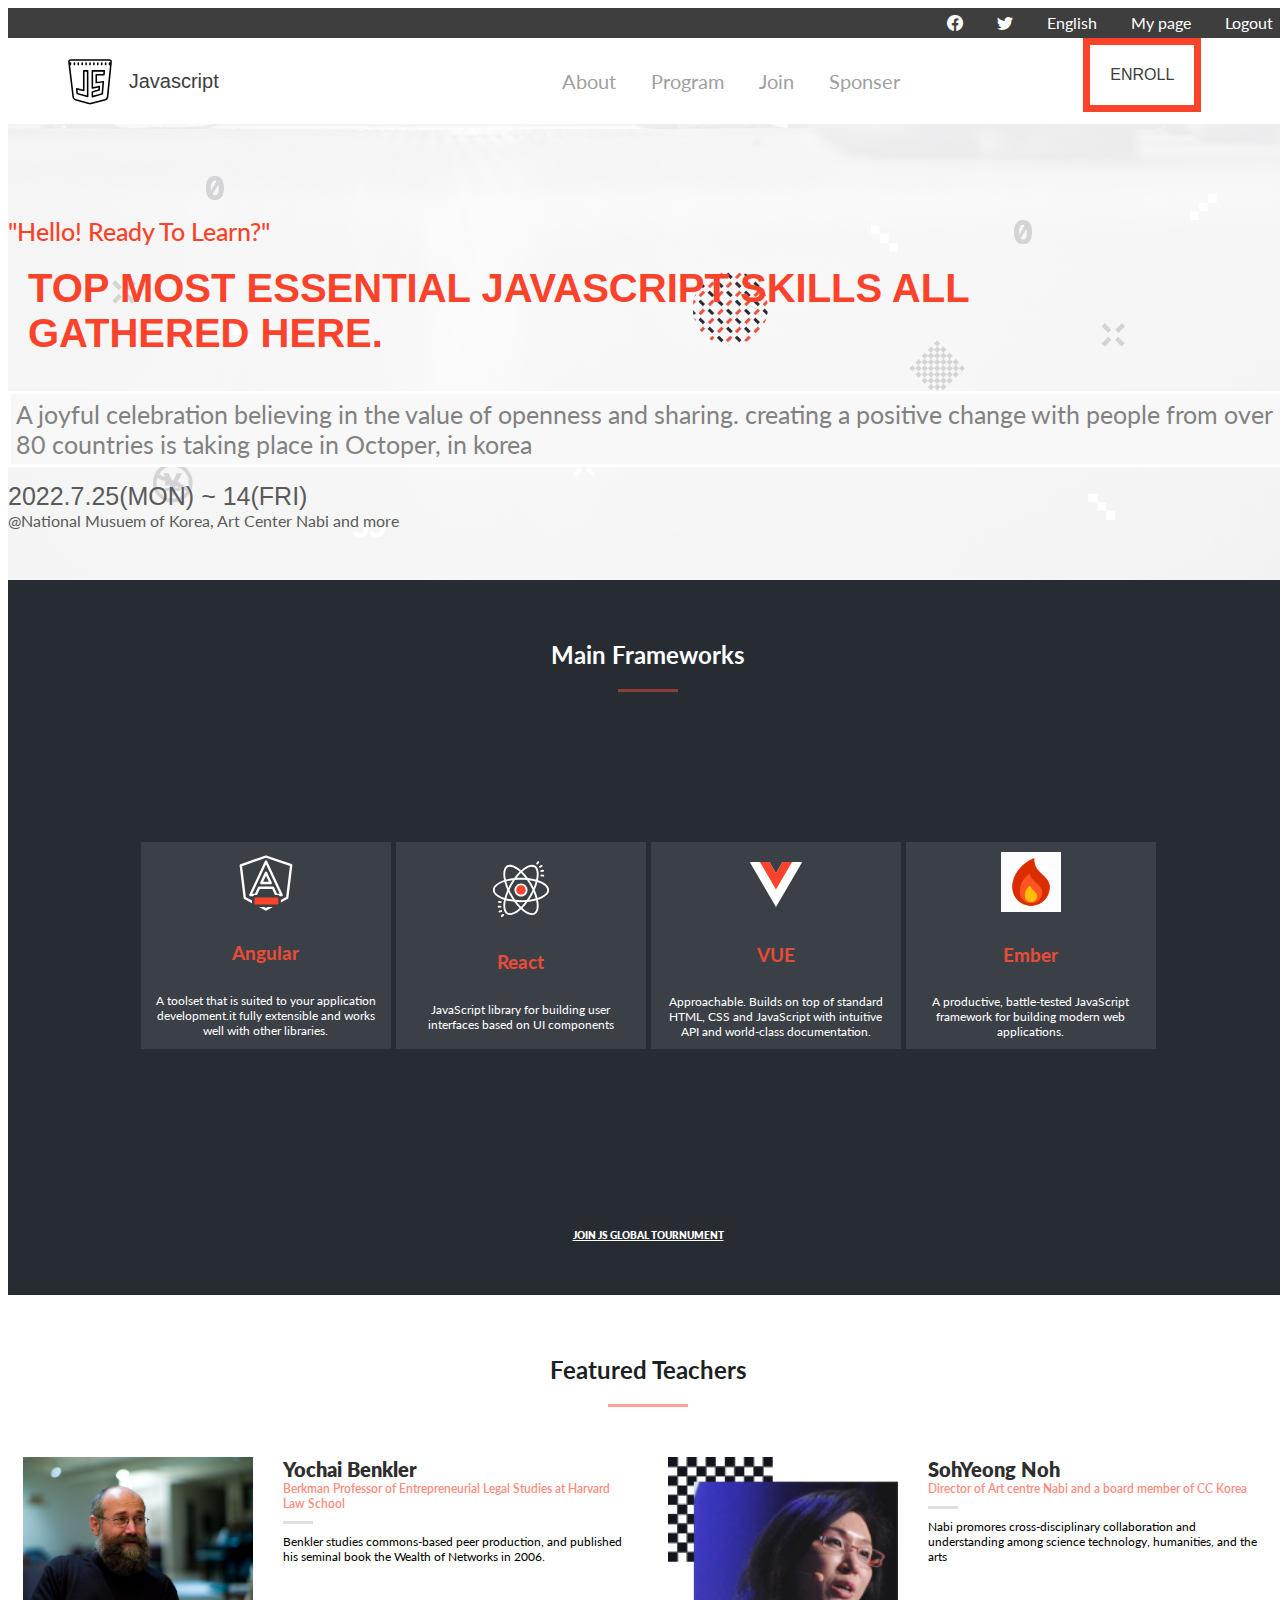
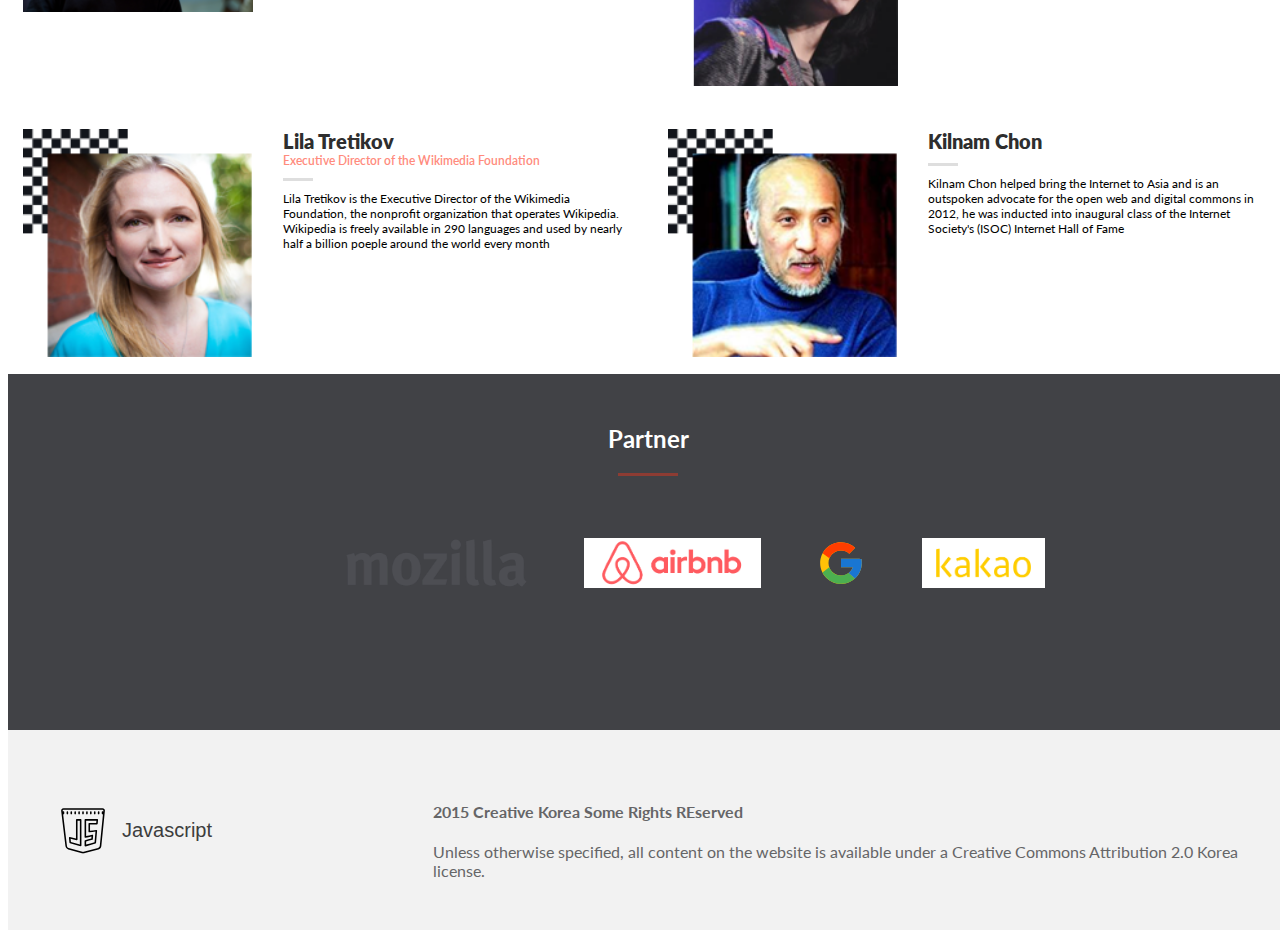
<file: index.html>
<!DOCTYPE html>
<html lang="en">

<head>
    <meta charset="UTF-8">
    <meta http-equiv="X-UA-Compatible" content="IE=edge">
    <meta name="viewport" content="width=device-width, initial-scale=1.0">
    <link rel="stylesheet" href="css/style.css">
    <link rel="stylesheet" href="css/navmedia.css">
    <link rel="stylesheet" href="css/firstpagemedia.css">
    <link rel="stylesheet" href="css/secondpagemedia.css">
    <link rel="stylesheet" href="css/thirdpage.css">
    <link rel="stylesheet" href="css/footer.css">
    <link rel="preconnect" href="https://fonts.googleapis.com">
    <link rel="preconnect" href="https://fonts.gstatic.com" crossorigin>
    <link href="https://fonts.googleapis.com/css2?family=Lato:ital,wght@0,300;0,400;1,300&display=swap"
        rel="stylesheet">
    <link rel="stylesheet" href="https://cdnjs.cloudflare.com/ajax/libs/font-awesome/6.1.1/css/all.min.css">
    <link rel="stylesheet" href="https://cdn.jsdelivr.net/npm/bootstrap-icons@1.3.0/font/bootstrap-icons.css">
    <title>JavaScript Courses</title>
    <style>
        @import url('http://fonts.cdnfonts.com/css/cocogoose');
    </style>

</head>

<body>
    <header>
        <nav class="mininav">
            <div>
                <a href="#"><i class="bi bi-facebook"></i></a>
                <a href="#"><i class="bi bi-twitter"></i></a>
                <a href="#">English</a>
                <a href="#">My page</a>
                <a href="#">Logout</a>
            </div>
        </nav>
        <nav class="mobile-version">
            <div class="menu-cn">
                <img class="logo" src="images/javascript.png" alt="logo image">
                <a href="javascript:void(0)" class="link">×</a>
                <a href="about.html">About</a>
                <a href="#">Program</a>
                <a href="#">Join</a>
                <a href="#">Sponser</a>
                <a class="enroll" href="#">ENROLL</a>
            </div>
            <img class="ham-menu" src="images/Menu.svg" alt="menu icon">
        </nav>
        <nav class="desktop-version">
            <div class="icon">
                <img class="dlogo" src="images/javascript-logo1.svg" alt="logo icon">
                <a class="dtext" href="#">Javascript</a>
            </div>
            <div class="machigan">
                <a href="about.html">About</a>
                <a href="#">Program</a>
                <a href="#">Join</a>
                <a href="#">Sponser</a>
            </div>
            <a class="enrol" href="#">ENROLL</a>
        </nav>
    </header>
    <main>
        <section class="firstpage">
            <div class="container1">
                <div class="title">
                    <p class="hell">"Hello! Ready To Learn?"</p>
                    <h1 class="heading-1">TOP MOST ESSENTIAL JAVASCRIPT SKILLS ALL GATHERED HERE.</h1>
                </div>

                <div class="discription">
                    <p>A joyful celebration believing in the value of openness and sharing. creating a positive change
                        with people from over 80 countries is taking place in Octoper, in korea</p>
                </div>
                <div class="datelocal">
                    <p class="date">2022.7.25(MON) ~ 14(FRI)</p>
                    <p class="location">@National Musuem of Korea, Art Center Nabi and more</p>
                </div>
            </div>
        </section>
        <section class="secondpage">
            <div class="container2">
                <div class="second-heading">
                    <h2>Main Frameworks</h2>
                    <div class="underline">
                    </div>
                </div>
                <div class="cards1">
                    <div class="items item1">
                        <img src="images/angular-brands.svg" alt="angular icon ">
                        <h3>Angular</h3>
                        <p>A toolset that is suited to your application development.it fully extensible and works well
                            with other libraries.</p>
                    </div>

                    <div class="items item2">
                        <span><img src="images/react-brands.svg" alt="react icon "></span>
                        <h3>React</h3>
                        <p>JavaScript library for building user interfaces based on UI components</p>
                    </div>
                    <div class="items item3">
                        <span><img src="images/vuejs-brands.svg" alt="vue icon"></span>
                        <h3>VUE</h3>
                        <p>Approachable. Builds on top of standard HTML, CSS and JavaScript with intuitive API and
                            world-class documentation.</p>
                    </div>
                    <div class="items item4">
                        <span><img src="images/icons8-fire.gif" alt="ember icon "></span>
                        <h3>Ember</h3>
                        <p>A productive, battle-tested JavaScript framework for building modern web applications.</p>
                    </div>
                </div>
                <a class="pagebtn" href="#">JOIN JS GLOBAL TOURNUMENT</a>
            </div>
        </section>

        <section class="thirdpage" id="thirdpage">

        </section>
    </main>

    <footer>
        <section class="footer">
           <div class="second-heading">
               <h2>Partner</h2>
               <div class="underline">
               </div>
               <div class="sponsors">
                   <img src="/images/Mozilla_Foundation_logo_(pre_2017).svg.png" alt="mozilla icon ">
       
                   <img src="/images/airbnb.png" alt="airbnb icon ">
       
                   <img src="/images/google.svg" alt="google icon">
       
                   <img src="/images/kakao.png" alt="kakao icon">
               </div>
           </div>
        </section>
        <section class="legal">
           <div class="icon">
               <img class="dlogo" src="images/javascript-logo1.svg" alt="logo icon ">
               <a class="dtext" href="#">Javascript</a>
           </div>
           <div class="rights">
               <h4>2015 Creative Korea Some Rights REserved</h4>
               <p>Unless otherwise specified, all content on the website is available under a Creative Commons Attribution 2.0 Korea license.
                   </p>
           </div>
        </section>
           </footer>
    <script src="main.js"></script>
</body>

</html>
</file>
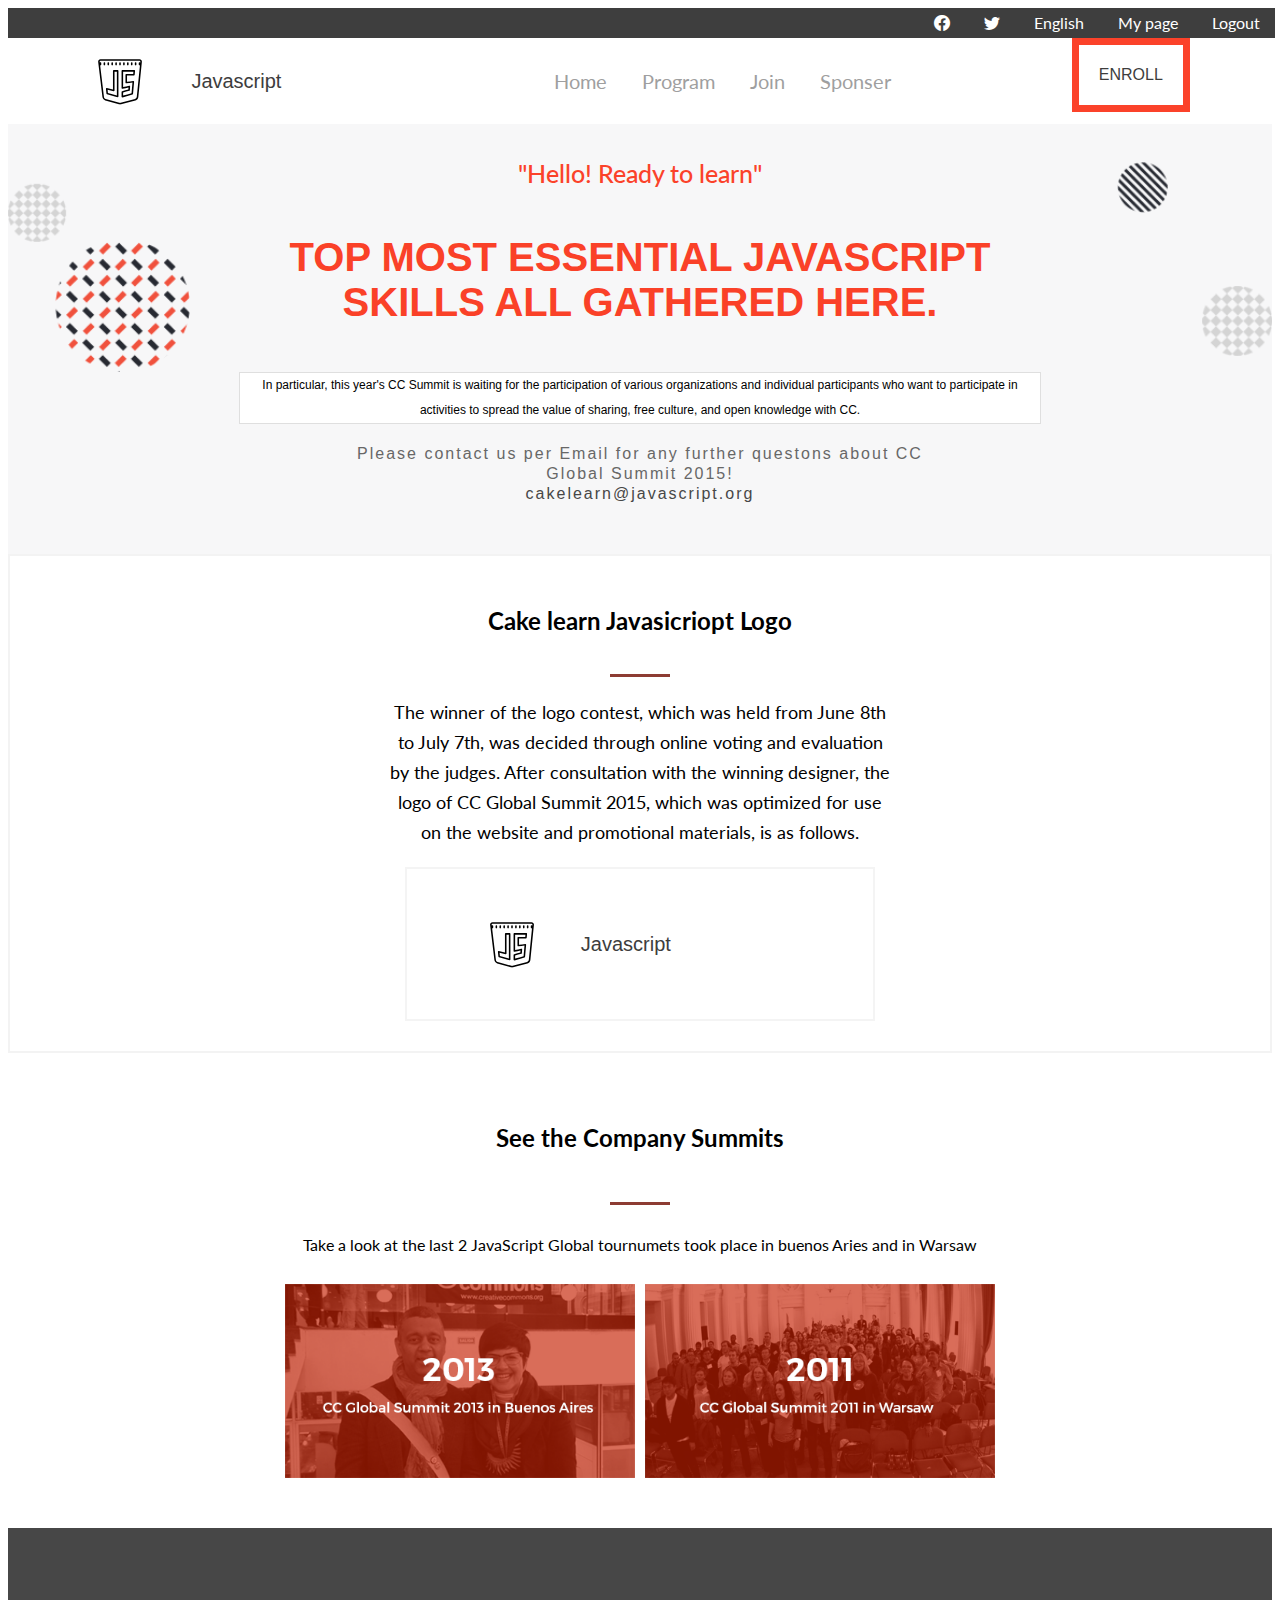
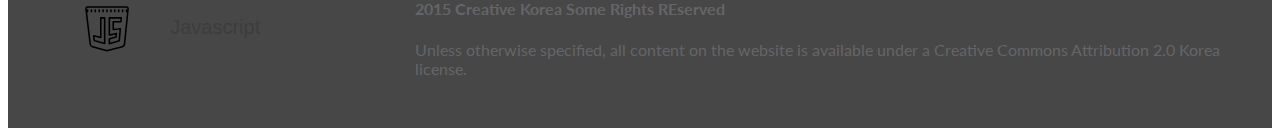
<file: about.html>
<!DOCTYPE html>
<html lang="en">
    <head>
        <meta charset="UTF-8">
        <meta http-equiv="X-UA-Compatible" content="IE=edge">
        <meta name="viewport" content="width=device-width, initial-scale=1.0">
        <title>About</title>
    <link rel="stylesheet" href="/css/style.css">
    <link rel="stylesheet" href="css/navmedia.css">
    <link rel="stylesheet" href="css/about.css">
    <link rel="preconnect" href="https://fonts.googleapis.com">
    <link rel="preconnect" href="https://fonts.gstatic.com" crossorigin>
    <link href="https://fonts.googleapis.com/css2?family=Lato:ital,wght@0,300;0,400;1,300&display=swap"
        rel="stylesheet">
    <link rel="stylesheet" href="https://cdnjs.cloudflare.com/ajax/libs/font-awesome/6.1.1/css/all.min.css">
    <link rel="stylesheet" href="https://cdn.jsdelivr.net/npm/bootstrap-icons@1.3.0/font/bootstrap-icons.css">
    <style>
        @import url('http://fonts.cdnfonts.com/css/cocogoose');
    </style>
</head>
<body>
    <header>
        <nav class="mininav">
            <div>
                <a href="#"><i class="bi bi-facebook"></i></a>
                <a href="#"><i class="bi bi-twitter"></i></a>
                <a href="#">English</a>
                <a href="#">My page</a>
                <a href="#">Logout</a>
            </div>
        </nav>
        <nav class="mobile-version">
            <div class="menu-cn">
                <img class="logo" src="images/javascript.png" alt="Logo image">
                <a href="javascript:void(0)" class="link">×</a>
                <a href="index.html">Home</a>
                <a href="#">Program</a>
                <a href="#">Join</a>
                <a href="#">Sponser</a>
                <a class="enroll" href="#">ENROLL</a>
            </div>
            <img class="ham-menu" src="images/Menu.svg" alt="Menu icon">
        </nav>
        <nav class="desktop-version">
            <div class="icon">
                <img class="dlogo" src="images/javascript-logo1.svg" alt="logo icon">
                <a class="dtext" href="#">Javascript</a>
            </div>
            <div class="machigan">
                <a href="index.html">Home</a>
                <a href="#">Program</a>
                <a href="#">Join</a>
                <a href="#">Sponser</a>
            </div>
            <a class="enrol" href="#">ENROLL</a>
        </nav>
    </header>
    <main>       
        <section class="firstpage">
            <div class="heading">    
                <p class="hell">"Hello! Ready to learn" </p>          
                <h1 class="abouh">TOP MOST ESSENTIAL JAVASCRIPT SKILLS ALL GATHERED HERE.</h1>
                <P class="aboup">In particular, this year's CC Summit is waiting for the participation of various organizations and individual participants who want to participate in activities to spread the value of sharing, free culture, and open knowledge with CC.</P>

                <div class="contacta">
                    <p>Please contact us per Email for any further questons about CC Global Summit 2015!</p>
                    <a href="#">cakelearn@javascript.org</a>
                </div>
            </div>


        </section>

        <section class="aboutlogo">
            <div class="information">
                <h2>Cake learn Javasicriopt Logo</h2>
                <div class="underline"></div>

                <p>The winner of the logo contest, which was held from June 8th to July 7th, was decided through online voting and evaluation by the judges. After consultation with the winning designer, the logo of CC Global Summit 2015, which was optimized for use on the website and promotional materials, is as follows.</p>

                <div class="icon">
                    <img class="dlogo" src="images/javascript-logo1.svg" alt="logo icon">
                    <a class="dtext" href="#">Javascript</a>
                </div>
            </div>
        </section>

        <section class="past">
            <h2>See the Company Summits</h2>
            <div class="underline"></div>
             <p>Take a look at the last 2 JavaScript Global tournumets took place in buenos Aries and in Warsaw</p>
            <div class="pastimg">
                <img src="images/about_2013.png" alt="2013 concert image">
                <img src="images/about_2011.png" alt="2011 concert image">
            </div>
        </section>
        <footer>
            <div class="sponsors">
                <img class="organ" src="/images/Mozilla_Foundation_logo_(pre_2017).svg.png" alt="mozilla logo">
    
                <img class="organ" src="/images/airbnb.png" alt="airbnb logo>
    
                <img class="organ" src="/images/google.svg" alt="google logo">
    
                <img class="organ" src="/images/kakao.png" alt="kakao logo">
            </div>
            <div class="rights1">
                <div class="icon">
                    <img class="dlogo" src="images/javascript-logo1.svg" alt="">
                    <a class="dtext" href="#">Javascript</a>
                </div>
                <div class="content1">

                    <h4>2015 Creative Korea Some Rights REserved</h4>
                    <p>Unless otherwise specified, all content on the website is available under a Creative Commons Attribution 2.0 Korea license.
                        </p>
                </div>
            </div>
        </footer>

        <script src="/main.js"></script>
    </main>
</body>
</html>
</file>
<file: css/style.css>
p {
  margin: 0 !important;
}

/* -----------------HEADER SECTION------------------------ */

header {
  line-height: 30px;
  position: absolute;
  width: 100%;
}

.desktop-version {
  display: none;
}

.menu-cn {
  position: fixed;
  background-color: rgba(112, 124, 118, 0.6);
  backdrop-filter: blur(7px);
  display: none;
  align-items: center;
  gap: 40px;
  flex-direction: column;
  list-style: none;
  width: 80%;
  left: 0;
  top: 0;
  bottom: 0;
  z-index: 11;
}

.link {
  position: absolute;
  left: 33px;
  top: 19px;
}

.active {
  display: flex;
}

.menu-cn a {
  text-decoration: none;
  color: #fff;
  font-family: 'lato', sans-serif;
  font-size: 40px;
}

.logo {
  height: 70px;
  width: 70px;
  margin: 40px 0;
}

.enroll {
  padding: 20px 20%;
  color: #ff4f37;
  border: 1px solid white;
  font-size: 40px;
}

.ham-menu {
  width: 35px;
  padding-top: 10px;
}

/* -----------------FIRST-PAGE------------------- */

.firstpage {
  padding: 50px 0;
  background: url(/images/dry.png);
  background-position: center;
  background-size: cover;
  background-repeat: no-repeat;
}

.container1 {
  display: flex;
  flex-direction: column;
  gap: 39px;
  padding: 0 0;
}

.title {
  padding: 60px 0 0 0;
}

.hell {
  color: #fb422a;
  font-family: 'lato', sans-serif;
  font-size: 25px;
  font-weight: 500;
}

.heading-1 {
  color: #fb422a;
  font-family: 'COCOGOOSE', sans-serif;
  font-size: 30px;
  font-weight: 800;
}

.discription {
  background-color: #f8f8f9;
  text-align: left;
  padding: 5px;
  border: 3px solid #fff;
  font-family: 'lato', sans-serif;
  font-size: 15px;
  color: #828282;
}

.date {
  font-family: 'COCOGOOSE', sans-serif;
  font-size: 25px;
  font-weight: 500;
  color: #5a5a5a;
  margin: 0;
}

.location {
  color: #5a5a5a;
}

/* ---------------------second-page--------------- */

.secondpage {
  display: flex;
  justify-content: center;
  padding: 40px 15px 14px 15px;
  background-color: #272c32;
}

.container2 {
  box-sizing: border-box;
}

.second-heading {
  color: #fff;
  text-align: center;
  padding-bottom: 50px;
}

.underline {
  background-color: #8d3c33;
  height: 3px;
  margin: 0 auto;
  width: 60px;
}

.cards1 {
  display: flex;
  flex-direction: column;
  gap: 20px;
  padding-top: 20px;
  padding-bottom: 60px;
}

.items {
  display: grid;
  grid-template-columns: 1fr 0.9fr 3fr;
  gap: 20px;
  color: #fff;
  align-items: center;
  justify-content: center;
  background-color: #3b4046;
  width: 100%;
}

.items p {
  font-size: 12px;
  margin: 0;
  padding: 10px;
}

.items img {
  width: 60px;
  padding: 10px;
}

.items h3 {
  color: #e84c39;
}

.pagebtn {
  display: flex;
  text-decoration: none;
  font-family: 'lato', sans-serif;
  font-size: 10px;
  font-weight: 800;
  background-color: #ff4f37;
  padding: 30px 10px;
  width: 50%;
  color: #fff;
  margin: 10px auto;
  justify-content: center;
}

.pagebtn:hover {
  color: #e84c39;
}

/* -------------------Third-page-------------------------- */

.thirdpage {
  display: flex;
  flex-direction: column;
  padding: 40px 15px 14px 15px;
}

.thirdpage h2 {
  color: #1c1f24;
}

.thirdpage .underline {
  background-color: #ffa295;
  width: 80px;
}

.featured-cards {
  width: 100%;
  display: flex;
  flex-direction: column;
  gap: 40px;
}

.cv {
  display: flex;
  flex-direction: row;
  width: 100%;
  gap: 30px;
}

@media (max-width: 380px) {
  .cv {
    flex-wrap: wrap;
  }
}

.parent {
  position: relative;
  top: 0;
  left: 0;
  width: 40%;
}

.main-img {
  z-index: 10;
  width: 100%;
}

.descriptions {
  display: flex;
  flex-direction: column;
  justify-content: flex-start;
  align-items: flex-start;
  width: 60%;
}

.descriptions h3 {
  color: #2e2e2e;
  font-family: 'lato', sans-serif;
  font-size: 20px;
  font-weight: 800;
  margin: 0;
}

.descriptions a {
  color: #ff8b7d;
  text-decoration: none;
  font-family: 'lato', sans-serif;
  font-size: 12px;
  font-weight: 600;
}

.descriptions p {
  font-family: 'lato', sans-serif;
  font-size: 12px;
}

.underline1 {
  width: 30px;
  height: 3px;
  background-color: #dedede;
  margin: 10px 0;
}

/* ------------------FOOTER------------------ */

.footer {
  display: flex;
  flex-direction: column;
  background-color: #414246;
  padding: 30px;
}

.icon {
  display: flex;
  align-items: center;
  gap: 14px;
}

.dlogo {
  width: 50px;
}

.dtext {
  text-decoration: none;
  color: #272c32;
  font-family: 'late', sans-serif;
  font-size: 30px;
}

.sponsors {
  margin: 0 auto;
}

.sponsors img {
  margin: 12px;
  height: 50px;
}

.legal {
  display: flex;
  flex-direction: column;
  gap: 30px;
  background: #f2f2f2;
  padding: 50px;
  justify-content: center;
}

.rights {
  width: 100%;
  display: flex;
  flex-direction: column;
  color: #656567;
  font-family: "lato", sans-serif;
}

.mininav {
  display: none;
}
</file>
<file: css/navmedia.css>
@media (min-width: 768px) {
  header {
    background-color: #fff;
    padding: 0;
    width: 100%;
  }

  .desktop-version {
    display: flex;
    flex-direction: row;
    justify-content: space-around;
    align-items: center;
    width: 100%;
  }

  .mobile-version {
    display: none;
  }

  .machigan {
    display: flex;
    align-items: center;
    justify-content: flex-end;
    padding-right: 70px;
    gap: 35px;
  }

  .machigan a {
    color: #9f9f9f;
    text-decoration: none;
    font-family: 'lato', sans-serif;
    font-size: 20px;
  }

  .machigan a:hover {
    color: #fb422a;
  }

  .icon {
    width: 30%;
    display: flex;
    align-items: center;
  }

  .dlogo {
    height: 50px;
  }

  .dtext {
    font-size: 20px;
    text-decoration: none;
    font-family: "COCOGOOSE", sans-serif;
    color: #3d3d3d;
  }

  .enrol {
    padding: 15px 20px;
    font-family: 'COCOGOOSE', sans-serif;
    border: 7px solid #fb422a;
    text-decoration: none;
    color: #3d3d3d;
    margin-right: 30px;
    margin-bottom: 12px;
  }

  .mininav {
    display: flex;
    justify-content: flex-end;
    font-family: 'lato', sans-serif;
    background-color: #3e3e3e;
  }
  
  .mininav a {
    display: flex-inline;
    margin: 0 15px;
    color: white;
    text-decoration: none;
  }
}
</file>
<file: css/firstpagemedia.css>
@media (min-width: 768px) {
  .firstpage {
    position: static;
    background-image: url(/images/main_big.png);
    background-size: cover;
    padding-top: 10%;
    display: flex;
    align-items: flex-start;
  }

  .container1 {
    gap: 15px;
    padding-top: 20px;
  }

  .heading-1 {
    max-width: 80%;
    font-size: 40px;
    margin: 0;
    padding: 20px;
  }

  .discription p {
    font-size: 25px;
  }
}
</file>
<file: css/secondpagemedia.css>
@media (min-width: 769px) {
  .container2 {
    display: flex;
    flex-direction: column;
    gap: 5rem;
  }

  .cards1 {
    display: flex;
    flex-direction: row;
    gap: 5px;
    justify-content: center;
  }

  .items {
    background-color: #3b4046;
    display: flex;
    flex-direction: column;
    align-items: center;
    gap: 0;
    width: 20%;
    font-family: 'lato', sans-serif;
    text-align: center;
  }

  .pagebtn {
    background: none;
    text-decoration: underline;
  }
}
</file>
<file: css/thirdpage.css>
@media (min-width: 764px) {
  .thirdpage {
    /* width: 100%; */
    margin: 0 auto;
  }

  .featured-cards {
    display: grid;
    grid-template-columns: 1fr 1fr;
    flex-wrap: wrap;
  }

  .cv {
    width: 100%;
  }
}

body {
  width: 100%;
}
</file>
<file: css/footer.css>
@media (min-width: 768px) {
    .footer {
      display: flex;
      flex-direction: column;
      background-color: #414246;
      padding: 30px;
    }

    .sponsors {
      width: fit-content;
      display: flex;
      flex-direction: row;
      padding: 50px 0;
      gap: 5%;
    }

    .sponsors img {
      height: 50px;
    }

    .legal {
      display: flex;
      flex-direction: row;
      gap: 30px;
      background: #f2f2f2;
      padding: 50px;
      align-items: center;
    }

    .rights {
      width: 70%;
      display: flex;
      flex-direction: column;
      color: #656567;
      font-family: "lato", sans-serif;
    }
  }

  section {
    font-family: 'lato', sans-serif;
  }
</file>
<file: css/about.css>
.firstpage {
  background: none;
  background-color: #f7f7f8;
}

header {
  width: 80%;
}

.mininav {
  display: none;
}

.heading {
  display: flex;
  flex-direction: column;
  gap: 20px;
  font-family: 'lato ', sans-serif;
  align-items: center;
  padding-top: 40px;
}

.abouh {
  font-family: 'COCOGOOSE', sans-serif;
  color: #fa4128;
  text-align: center;
}

.aboup {
  text-align: center;
  font-weight: 500;
  background-color: white;
  font-size: 12px;
  line-height: 25px;
  border: 1px solid #dfdfdf;
}

.contacta {
  display: flex;
  flex-direction: column;
  text-align: center;
  align-items: center;
  letter-spacing: 2px;
  line-height: 20px;
  color: #676767;
}

.contacta a {
  text-decoration: none;
  color: #474747;
}

.aboutlogo {
  background-color: #fff;
  padding: 30px 20px;
  border: 2px solid #f3f3f3;
}

.information {
  display: flex;
  flex-direction: column;
  align-items: center;
  gap: 20px;
  font-family: 'lato', sans-serif;
}

.information p {
  text-align: center;
  font-size: 18px;
  line-height: 30px;
}

.information .icon {
  border: 2px solid #f4f4f4;
  padding: 50px;
}

.past {
  padding: 50px 0;
  font-family: 'lato', sans-serif;
  display: flex;
  flex-direction: column;
  gap: 30px;
  align-items: center;
}

.past p {
  text-align: center;
}

.pastimg {
  display: flex;
  flex-direction: column;
  align-items: center;
  gap: 10px;
}

.past img {
  width: 18.75rem;
}

.rights1 {
  display: grid;
  grid-template-columns: 0.5fr 2fr;
  flex-direction: row;
  align-items: center;
  color: #656567;
  font-family: "lato", sans-serif;
  gap: 30px;
}

footer .sponsors {
  background-color: #474747;
  display: grid;
  grid-template-columns: 1fr 1fr 1fr;
}

.organ {
  display: inline-block;
  width: 28vw;
  height: 0.5vh;
}

@media (min-width: 768px) {
  .mininav {
    display: flex;
    justify-content: flex-end;
    font-family: 'lato', sans-serif;
    background-color: #3e3e3e;
  }
  
  .mininav a {
    display: flex-inline;
    margin: 0 15px;
    color: white;
    text-decoration: none;
  }

  header {
    width: 99%;
  }

  .heading {
    background-image: url(/images/about_bg_01.png);
    background-size: 100%;
    background-repeat: no-repeat;
    display: flex;
    flex-direction: column;
    gap: 20px;
    font-family: 'lato ', sans-serif;
    align-items: center;
    padding-top: 40px;
  }

  .firstpage {
    background: none;
    background-color: #f7f7f8;
  }

  .abouh {
    font-family: 'COCOGOOSE', sans-serif;
    color: #fa4128;
    text-align: center;
  }

  .aboup {
    text-align: center;
    font-weight: 500;
    background-color: white;
    font-size: 12px;
    line-height: 25px;
    border: 1px solid #dfdfdf;
  }

  .contacta {
    display: flex;
    flex-direction: column;
    text-align: center;
    align-items: center;
    letter-spacing: 2px;
    line-height: 20px;
    color: #676767;
  }

  .contacta a {
    text-decoration: none;
    color: #474747;
  }

  .aboutlogo {
    background-color: #fff;
    padding: 30px 20px;
    border: 2px solid #f3f3f3;
  }

  .information {
    display: flex;
    flex-direction: column;
    align-items: center;
    gap: 20px;
    font-family: 'lato', sans-serif;
  }

  .information p {
    text-align: center;
    font-size: 18px;
    line-height: 30px;
  }

  .information .icon {
    border: 2px solid #f4f4f4;
    padding: 50px;
  }

  .past {
    padding: 50px 0;
    font-family: 'lato', sans-serif;
    display: flex;
    flex-direction: column;
    gap: 30px;
    align-items: center;
  }

  .past p {
    text-align: center;
  }

  .pastimg {
    display: flex;
    flex-direction: column;
    align-items: center;
    gap: 10px;
  }

  .past img {
    width: 300px;
  }

  .dlogo {
    width: 30%;
  }

  .dtext {
    width: 30%;
  }

  .rights1 {
    display: flex;
    flex-direction: row;
    align-items: center;
    color: #656567;
    font-family: "lato", sans-serif;
  }

  @media (min-width: 768px) {
    header {
      width: 99%;
    }

    .heading {
      padding-top: 100px;
      background-image: url(/images/about_bg_01.png);
      background-size: 100%;
      background-repeat: no-repeat;
    }

    .abouh {
      font-size: 40px;
      width: 800px;
    }

    .aboup {
      width: 800px;
    }

    .contacta {
      width: 600px;
    }

    .information p {
      width: 500px;
    }

    .pastimg {
      flex-direction: row;
    }

    .pastimg img {
      width: 350px;
    }

    footer .sponsors {
      display: none;
    }

    .rights1 {
      background-color: #474747;
      padding: 50px;
    }
  }
}
</file>
